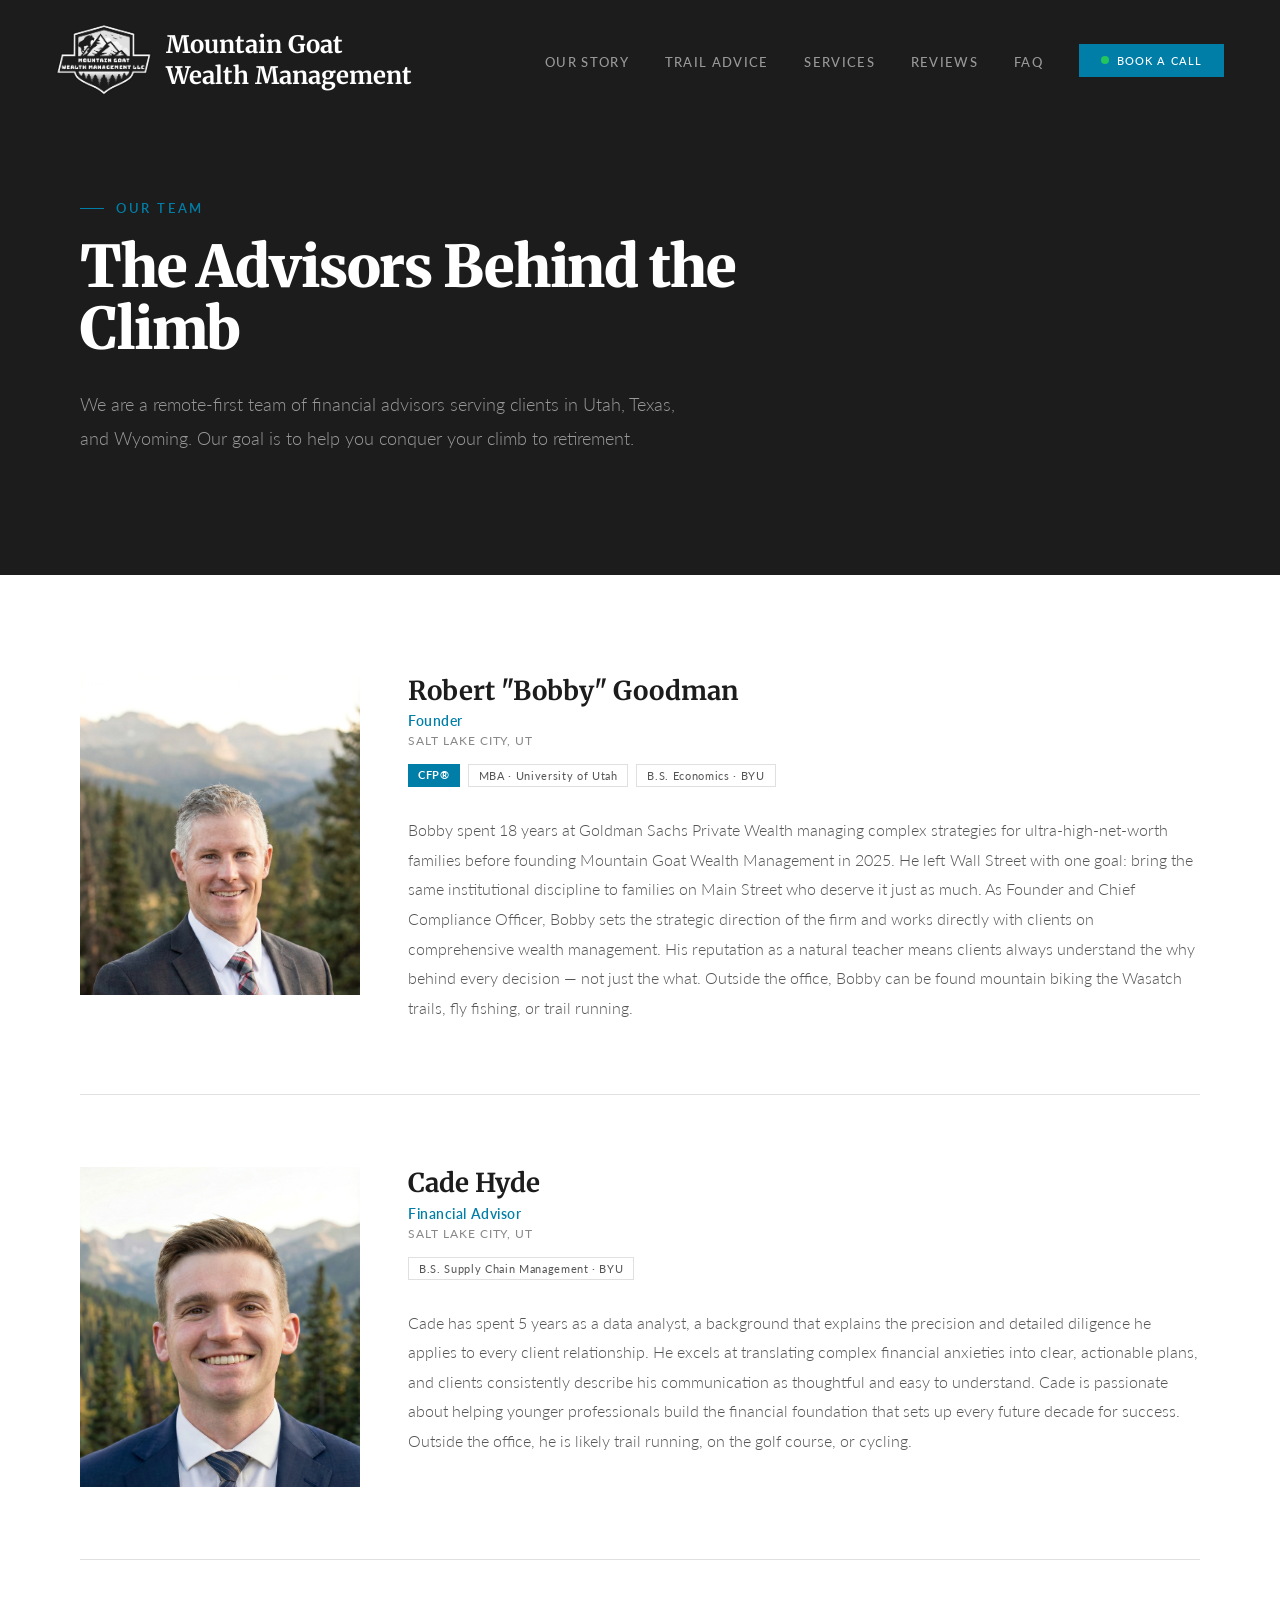
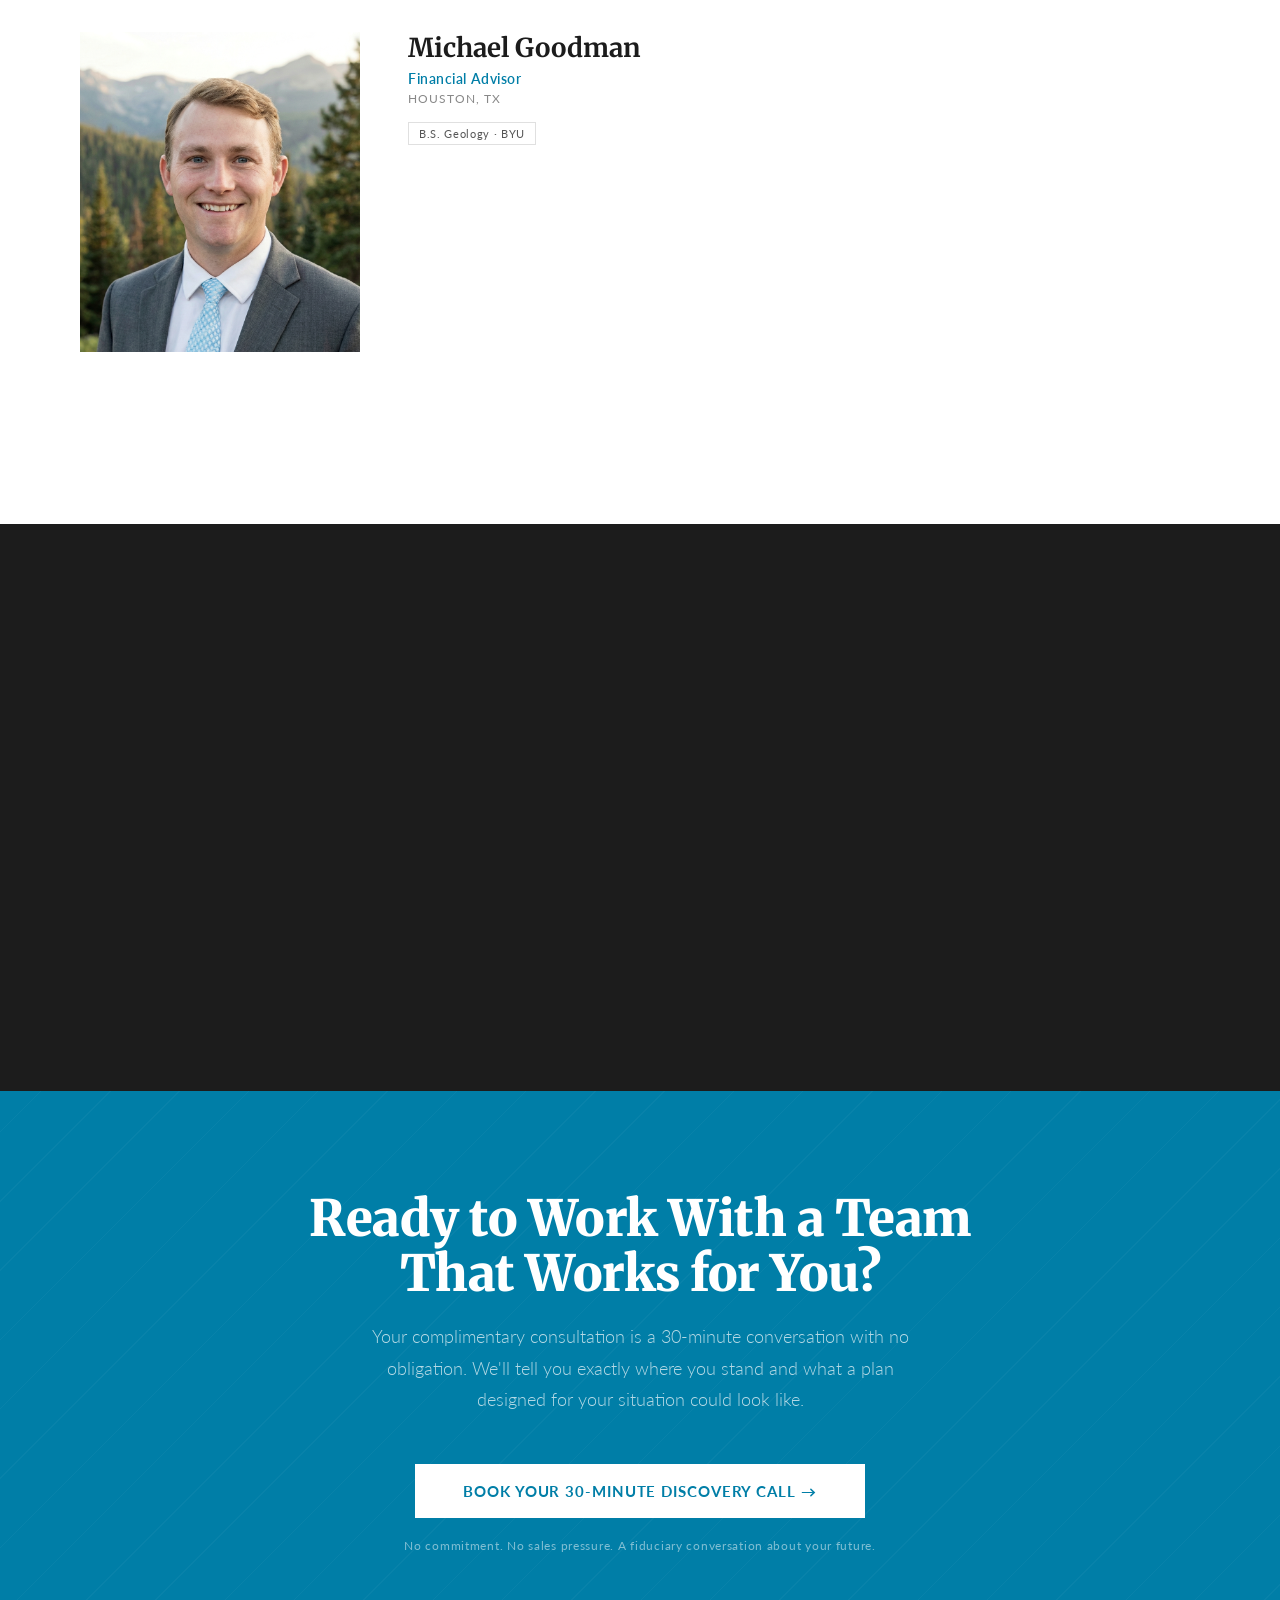
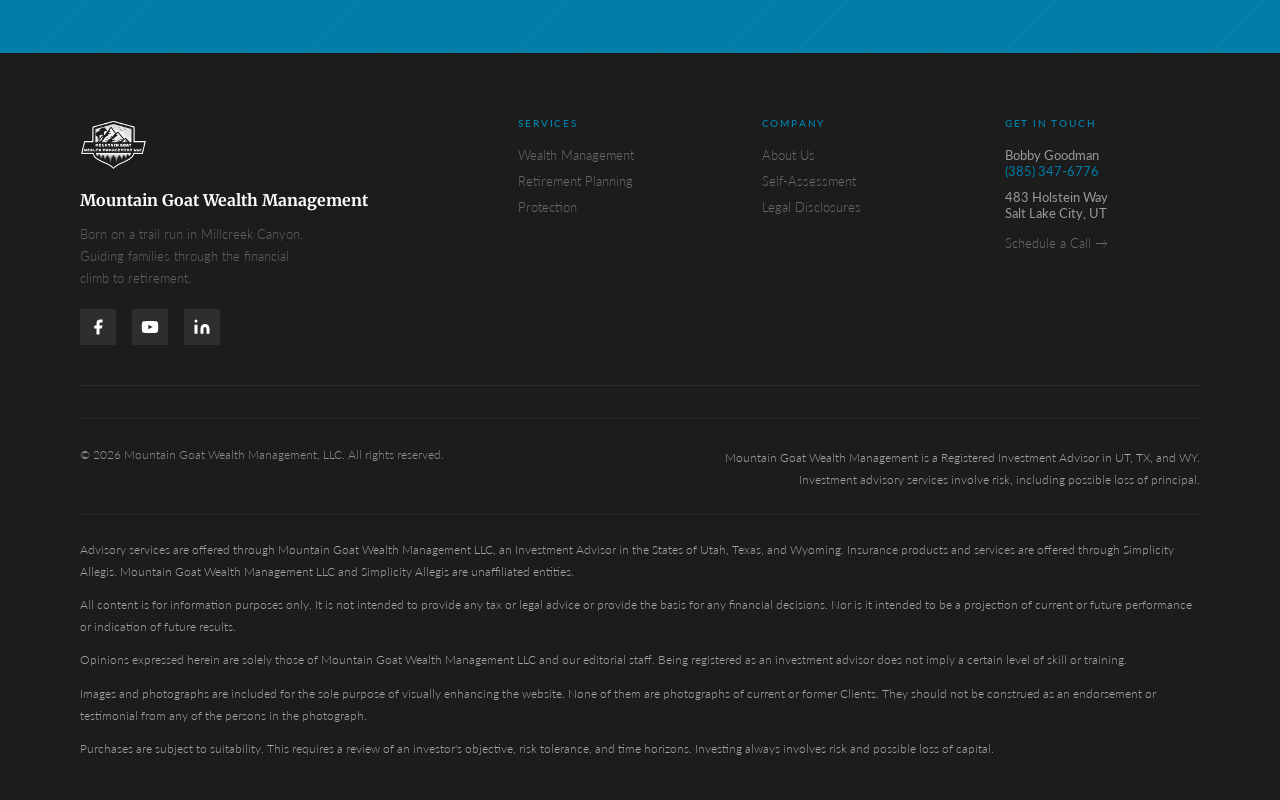
<file: about.html>
<!DOCTYPE html>
<html lang="en">
<head>
<meta charset="UTF-8">
<meta name="viewport" content="width=device-width, initial-scale=1.0">
<title>About Us — Mountain Goat Wealth Management</title>
  <meta name="description" content="Meet Bobby Goodman and the Mountain Goat Wealth Management team. 20+ years of combined experience, built on fiduciary principles and a Goldman Sachs foundation.">
  <meta property="og:title" content="About Us — Mountain Goat Wealth Management">
  <meta property="og:description" content="Meet Bobby Goodman and the Mountain Goat Wealth Management team. 20+ years of combined experience, built on fiduciary principles and a Goldman Sachs foundation.">
  <meta property="og:url" content="https://mountaingoatwealth.com/about">
  <meta property="og:type" content="website">
  <meta property="og:image" content="https://mountaingoatwealth.com/assets/images/og-image.png">
  <link rel="canonical" href="https://mountaingoatwealth.com/about">
<link rel="preconnect" href="https://fonts.googleapis.com">
<link href="https://fonts.googleapis.com/css2?family=Merriweather:wght@700&family=Lato:wght@300;400;600&display=swap" rel="stylesheet">
<style>
  *, *::before, *::after { box-sizing: border-box; margin: 0; padding: 0; }

  :root {
    --black:    #1c1c1c;
    --white:    #ffffff;
    --granite:  #b0bec5;
    --blue:     #007ea7;
    --blue-dk:  #005f7d;
    --blue-lt:  #2da0c4;
    --mist:     #e6f4f9;
    --bedrock:  #998b7d;
    --off-white:#f8f8f8;
    --gray-lt:  #f2f2f2;
    --gray-mid: #e0e0e0;
    --ink-mid:  #555555;
    --ink-lt:   #888888;
  }

  html { scroll-behavior: smooth; }
  body {
    font-family: 'Lato', sans-serif;
    background: var(--white);
    color: var(--black);
    overflow-x: hidden;
  }

  /* ── NAV ── */
  nav {
    position: fixed; top: 0; left: 0; right: 0; z-index: 100;
    display: flex; align-items: center; justify-content: space-between;
    padding: 20px 56px;
    background: var(--black);
    transition: padding 0.3s ease;
  }
  .nav-logo {
    display: flex; align-items: center; gap: 14px;
    text-decoration: none;
  }
  .nav-links { display: flex; gap: 36px; list-style: none; align-items: center; }
  .nav-links a {
    color: rgba(255,255,255,0.55);
    text-decoration: none;
    font-size: 13px; font-weight: 500;
    letter-spacing: 0.1em; text-transform: uppercase;
    transition: color 0.2s;
  }
  .nav-links a:hover { color: var(--white); }
  .nav-links a.active { color: var(--white); }
  .nav-cta {
    background: var(--blue) !important;
    color: var(--white) !important;
    padding: 10px 22px;
    font-size: 13px !important;
    letter-spacing: 0.08em !important;
    transition: background 0.2s !important;
  }
  .nav-cta:hover { background: var(--blue-dk) !important; }
  .nav-book {
    display: flex; align-items: center;
    background: var(--blue); color: #fff !important;
    padding: 10px 22px; font-size: 11px !important;
    text-transform: uppercase; letter-spacing: 0.1em;
    text-decoration: none; transition: background 0.2s !important;
  }
  .nav-book:hover { background: var(--blue-dk) !important; color: #fff !important; }
  .pulse-dot {
    display: inline-block; width: 8px; height: 8px;
    border-radius: 50%; background: #22c55e;
    margin-right: 8px; animation: pulse 2s infinite; flex-shrink: 0;
  }
  @keyframes pulse {
    0%, 100% { opacity: 1; transform: scale(1); }
    50% { opacity: 0.5; transform: scale(1.4); }
  }

  /* ── BUTTONS ── */
  .btn-blue {
    background: var(--blue); color: var(--white);
    padding: 17px 36px; text-decoration: none;
    font-weight: 600; font-size: 15px;
    letter-spacing: 0.06em; text-transform: uppercase;
    transition: background 0.2s, transform 0.15s;
    display: inline-block;
  }
  .btn-blue:hover { background: var(--blue-dk); transform: translateY(-1px); }
  .btn-white {
    background: var(--white); color: var(--blue);
    padding: 18px 48px; text-decoration: none;
    font-weight: 700; font-size: 15px;
    letter-spacing: 0.06em; text-transform: uppercase;
    transition: background 0.2s, transform 0.15s;
    display: inline-block; position: relative; z-index: 1;
  }
  .btn-white:hover { background: var(--mist); transform: translateY(-2px); }

  /* ── TYPOGRAPHY ── */
  h2 {
    font-family: 'Merriweather', serif;
    font-size: clamp(36px, 3.2vw, 44px);
    font-weight: 900; line-height: 1.1;
    color: var(--black); margin-bottom: 24px;
    letter-spacing: -0.01em;
  }
  h3 {
    font-size: clamp(26px, 2.2vw, 34px);
    font-weight: 700; line-height: 1.25;
  }
  .section-eyebrow {
    display: flex; align-items: center; gap: 12px;
    font-size: 13px; font-weight: 600; letter-spacing: 0.2em;
    text-transform: uppercase; color: var(--blue); margin-bottom: 20px;
  }
  .section-eyebrow span { display: block; width: 24px; height: 1px; background: var(--blue); }
  .body-text {
    font-size: 18px; line-height: 1.9;
    color: var(--ink-mid); font-weight: 300;
    margin-bottom: 20px;
  }
  .cta-sub {
    margin-top: 20px; font-size: 12px; color: rgba(255,255,255,0.5);
    position: relative; z-index: 1; letter-spacing: 0.06em;
  }

  /* ── HAMBURGER ── */
  .hamburger {
    display: none;
    flex-direction: column; justify-content: center; align-items: center;
    gap: 5px; width: 40px; height: 40px;
    background: none; border: none; cursor: pointer; padding: 4px; flex-shrink: 0;
  }
  .hamburger span {
    display: block; width: 24px; height: 2px;
    background: var(--white);
    transition: transform 0.3s ease, opacity 0.3s ease;
  }
  .hamburger.open span:nth-child(1) { transform: translateY(7px) rotate(45deg); }
  .hamburger.open span:nth-child(2) { opacity: 0; }
  .hamburger.open span:nth-child(3) { transform: translateY(-7px) rotate(-45deg); }

  /* ── PAGE HERO ── */
  #page-hero {
    background: var(--black);
    padding: 200px 80px 120px;
  }
  .page-hero-inner { max-width: 760px; }
  #page-hero .section-eyebrow { color: var(--blue); }
  #page-hero .section-eyebrow span { background: var(--blue); }
  #page-hero h1 {
    font-family: 'Merriweather', serif;
    font-size: clamp(40px, 4.5vw, 60px);
    font-weight: 900; line-height: 1.08;
    color: var(--white);
    letter-spacing: -0.02em;
    margin-bottom: 28px;
  }
  .page-hero-sub {
    font-size: 18px; line-height: 1.85;
    color: rgba(255,255,255,0.55);
    max-width: 620px; font-weight: 300;
  }

  /* ── ADVISOR BIOS ── */
  #bios {
    background: var(--white);
    padding: 100px 80px;
  }
  .bio-row {
    display: grid; grid-template-columns: 280px 1fr;
    gap: 48px; align-items: start;
    padding: 72px 0;
    border-top: 1px solid var(--gray-mid);
  }
  .bio-row:first-child { border-top: none; padding-top: 0; }
  .bio-photo {
    width: 280px; height: 320px;
    object-fit: cover; object-position: center top;
    display: block;
    filter: grayscale(10%) contrast(1.03);
    transition: filter 0.4s ease;
  }
  .bio-photo:hover { filter: grayscale(0%) contrast(1); }
  .bio-name {
    font-family: 'Merriweather', serif;
    font-size: 26px; font-weight: 700;
    color: var(--black); margin-bottom: 6px; line-height: 1.2;
  }
  .bio-title {
    font-size: 14px; font-weight: 600;
    color: var(--blue); letter-spacing: 0.04em;
    margin-bottom: 4px;
  }
  .bio-location {
    font-size: 12px; color: var(--ink-lt);
    text-transform: uppercase; letter-spacing: 0.08em;
    margin-bottom: 16px;
  }
  .bio-credentials {
    display: flex; flex-wrap: wrap; gap: 8px;
    margin-bottom: 28px;
  }
  .bio-cred {
    font-size: 11px; font-weight: 700;
    color: var(--white); background: var(--blue);
    padding: 4px 10px; letter-spacing: 0.06em;
  }
  .bio-cred.secondary {
    background: transparent;
    color: var(--ink-mid);
    border: 1px solid var(--gray-mid);
    font-weight: 400;
  }
  .bio-text {
    font-size: 16px; line-height: 1.85;
    color: var(--ink-mid); font-weight: 300;
  }

  /* ── FIDUCIARY ── */
  #fiduciary {
    background: var(--black);
    padding: 100px 80px;
  }
  #fiduciary .section-eyebrow { color: var(--blue); }
  #fiduciary .section-eyebrow span { background: var(--blue); }
  #fiduciary h2 { color: var(--white); max-width: 680px; margin-bottom: 64px; }
  .fid-grid {
    display: grid; grid-template-columns: repeat(3,1fr);
    gap: 48px;
  }
  .fid-col {
    border-top: 2px solid var(--blue);
    padding-top: 28px;
  }
  .fid-col h4 {
    font-family: 'Merriweather', serif;
    font-size: 17px; font-weight: 700;
    color: var(--white); margin-bottom: 16px; line-height: 1.35;
  }
  .fid-col p {
    font-size: 15px; line-height: 1.8;
    color: rgba(255,255,255,0.5); font-weight: 300;
  }

  /* ── ABOUT CTA ── */
  #about-cta {
    background: var(--blue); padding: 100px 80px;
    text-align: center; position: relative; overflow: hidden;
  }
  #about-cta::before {
    content: ''; position: absolute; inset: 0;
    background-image: repeating-linear-gradient(
      -45deg, transparent, transparent 48px,
      rgba(255,255,255,0.03) 48px, rgba(255,255,255,0.03) 49px
    );
  }
  #about-cta h2 {
    color: var(--white); max-width: 680px;
    margin: 0 auto 20px; font-size: clamp(32px,4vw,50px);
  }
  .about-cta-lead {
    font-size: 18px; color: rgba(255,255,255,0.7);
    max-width: 560px; margin: 0 auto 48px;
    font-weight: 300; line-height: 1.75;
    position: relative; z-index: 1;
  }

  /* ── FOOTER ── */
  footer { background: var(--black); padding: 64px 80px 40px; }
  .footer-top {
    display: grid; grid-template-columns: 2fr 1fr 1fr 1fr;
    gap: 48px; padding-bottom: 40px; margin-bottom: 32px;
    border-bottom: 1px solid rgba(255,255,255,0.07);
  }
  .footer-brand img { height: 56px; width: auto; margin-bottom: 14px; }
  .footer-brand-name {
    font-family: 'Merriweather', serif;
    font-size: 16px; font-weight: 700; color: var(--white); line-height: 1.3;
    margin-bottom: 12px;
  }
  .footer-tagline { font-family: 'Lato', sans-serif; font-weight: 300; color: rgba(255,255,255,0.3); font-size: 13px; line-height: 1.7; max-width: 240px; }
  .footer-col h5 {
    font-family: 'Lato', sans-serif; font-weight: 600;
    font-size: 10px; letter-spacing: 0.18em; text-transform: uppercase;
    color: var(--blue); margin-bottom: 18px;
  }
  .footer-col a {
    display: block; font-family: 'Lato', sans-serif; font-weight: 300;
    color: rgba(255,255,255,0.35); text-decoration: none;
    font-size: 13px; margin-bottom: 10px; transition: color 0.2s;
  }
  .footer-col a:hover { color: var(--white); }
  .footer-bottom { display: flex; justify-content: space-between; align-items: flex-start; gap: 40px; padding-top: 28px; border-top: 1px solid rgba(255,255,255,0.06); }
  .footer-copy { font-family: 'Lato', sans-serif; font-weight: 300; font-size: 12px; color: rgba(255,255,255,0.5); }
  .footer-ria { font-family: 'Lato', sans-serif; font-weight: 300; font-size: 12px; color: rgba(255,255,255,0.6); max-width: 500px; line-height: 1.8; text-align: right; }
  .footer-compliance {
    margin-top: 24px; padding-top: 24px;
    border-top: 1px solid rgba(255,255,255,0.05);
  }
  .footer-compliance p { font-family: 'Lato', sans-serif; font-weight: 300; color: rgba(255,255,255,0.6); font-size: 12px; line-height: 1.8; margin-bottom: 12px; }
  .footer-compliance p:last-child { margin-bottom: 0; }

  /* ── SCROLL REVEAL ── */
  .reveal { opacity: 0; transform: translateY(24px); transition: opacity 0.65s ease, transform 0.65s ease; }
  .reveal.in { opacity: 1; transform: none; }
  .d1 { transition-delay: 0.1s; }
  .d2 { transition-delay: 0.2s; }
  .d3 { transition-delay: 0.3s; }
  .d4 { transition-delay: 0.4s; }

  /* ── MOBILE ── */
  @media (max-width: 768px) {
    nav { padding: 16px 24px !important; }
    .nav-links {
      display: none;
      position: fixed; top: 72px; left: 0; right: 0;
      background: var(--black);
      flex-direction: column; gap: 0;
      border-top: 1px solid rgba(255,255,255,0.08);
      z-index: 99; list-style: none;
    }
    .nav-links.open { display: flex; }
    .nav-links li { border-bottom: 1px solid rgba(255,255,255,0.06); }
    .nav-links a {
      display: block; padding: 16px 24px;
      font-size: 13px; letter-spacing: 0.08em;
    }
    .nav-cta {
      margin: 12px 24px 20px !important;
      text-align: center; display: block;
      padding: 14px 22px !important;
    }
    .hamburger { display: flex; }

    #page-hero { padding: 140px 24px 80px; }
    .page-hero-sub { font-size: 15px; }

    #bios { padding: 64px 24px; }
    .bio-row { grid-template-columns: 1fr; gap: 32px; padding: 56px 0; }
    .bio-photo { width: 100%; height: 240px; }

    #fiduciary { padding: 80px 24px; }
    .fid-grid { grid-template-columns: 1fr; gap: 40px; }

    #about-cta { padding: 80px 24px; }
    #about-cta h2 { font-size: clamp(28px, 7vw, 42px); }
    .about-cta-lead { font-size: 15px; margin-bottom: 36px; }

    footer { padding: 48px 24px 32px; }
    .footer-top { grid-template-columns: 1fr 1fr; gap: 36px; }
    .footer-brand { grid-column: 1 / -1; }
    .footer-bottom { flex-direction: column; gap: 12px; }
    .footer-ria { text-align: left; max-width: 100%; }
  }

  @media (max-width: 520px) {
    .footer-top { grid-template-columns: 1fr; }
    .btn-white { padding: 16px 32px; font-size: 13px; }
  }
</style>
<!-- Google Analytics -->
<script async src="https://www.googletagmanager.com/gtag/js?id=G-ZBS25MC1MY"></script>
<script>
  window.dataLayer = window.dataLayer || [];
  function gtag(){dataLayer.push(arguments);}
  gtag('js', new Date());
  gtag('config', 'G-ZBS25MC1MY');
</script>

<!-- Google Ads -->
<script async src="https://www.googletagmanager.com/gtag/js?id=AW-17654251323"></script>
<script>
  window.dataLayer = window.dataLayer || [];
  function gtag(){dataLayer.push(arguments);}
  gtag('js', new Date());
  gtag('config', 'AW-17654251323');
</script>

<!-- Meta Pixel -->
<script>
!function(f,b,e,v,n,t,s)
{if(f.fbq)return;n=f.fbq=function(){n.callMethod?
n.callMethod.apply(n,arguments):n.queue.push(arguments)};
if(!f._fbq)f._fbq=n;n.push=n;n.loaded=!0;n.version='2.0';
n.queue=[];t=b.createElement(e);t.async=!0;
t.src=v;s=b.getElementsByTagName(e)[0];
s.parentNode.insertBefore(t,s)}(window, document,'script',
'https://connect.facebook.net/en_US/fbevents.js');
fbq('init', '1634340074520455');
fbq('track', 'PageView');
</script>
<noscript><img height="1" width="1" style="display:none"
src="https://www.facebook.com/tr?id=1634340074520455&ev=PageView&noscript=1"/></noscript>
<!-- End Meta Pixel -->
</head>
<body>

<!-- NAV -->
<nav id="mainnav">
  <a href="index.html" class="nav-logo">
    <img src="assets/images/logo-badge.svg" alt="Mountain Goat Wealth Management" style="height:80px;width:auto;">
    <div style="display:flex;flex-direction:column;justify-content:center;font-family:'Merriweather',serif;font-size:24px;font-weight:700;color:#fff;line-height:1.3;">
      <span>Mountain Goat</span>
      <span>Wealth Management</span>
    </div>
  </a>
  <button class="hamburger" id="hamburger" aria-label="Toggle menu" aria-expanded="false">
    <span></span><span></span><span></span>
  </button>
  <ul class="nav-links" id="navlinks">
    <li><a href="index.html#story">Our Story</a></li>
    <li><a href="index.html#trail-advice">Trail Advice</a></li>
    <li><a href="index.html#services">Services</a></li>
    <li><a href="index.html#testimonials">Reviews</a></li>
    <li><a href="index.html#faq">FAQ</a></li>
    <li><a href="https://calendar.google.com/appointments/schedules/AcZssZ2Itumu0vPe5NK-IMBgrQzZ22fO5GTi4Pp586J3Oe1Z0fZnhYVGNEHZu7pe5gnml8M1oyR7J0aP" class="nav-book" target="_blank" rel="noopener noreferrer"><span class="pulse-dot"></span>Book a Call</a></li>
  </ul>
</nav>

<!-- PAGE HERO -->
<section id="page-hero">
  <div class="page-hero-inner">
    <div class="section-eyebrow reveal"><span></span>Our Team</div>
    <h1 class="reveal d1">The Advisors Behind the Climb</h1>
    <p class="page-hero-sub reveal d2">We are a remote-first team of financial advisors serving clients in Utah, Texas, and Wyoming. Our goal is to help you conquer your climb to retirement.</p>
  </div>
</section>

<!-- ADVISOR BIOS -->
<section id="bios">

  <!-- Bobby -->
  <div class="bio-row">
    <div class="reveal">
      <img class="bio-photo" src="assets/images/headshot-bobby.png" alt="Robert Bobby Goodman">
    </div>
    <div>
      <div class="bio-name reveal">Robert "Bobby" Goodman</div>
      <div class="bio-title reveal">Founder</div>
      <div class="bio-location reveal">Salt Lake City, UT</div>
      <div class="bio-credentials reveal d1">
        <span class="bio-cred">CFP®</span>
        <span class="bio-cred secondary">MBA · University of Utah</span>
        <span class="bio-cred secondary">B.S. Economics · BYU</span>
      </div>
      <p class="bio-text reveal d2">Bobby spent 18 years at Goldman Sachs Private Wealth managing complex strategies for ultra-high-net-worth families before founding Mountain Goat Wealth Management in 2025. He left Wall Street with one goal: bring the same institutional discipline to families on Main Street who deserve it just as much. As Founder and Chief Compliance Officer, Bobby sets the strategic direction of the firm and works directly with clients on comprehensive wealth management. His reputation as a natural teacher means clients always understand the why behind every decision — not just the what. Outside the office, Bobby can be found mountain biking the Wasatch trails, fly fishing, or trail running.</p>
    </div>
  </div>

  <!-- Cade -->
  <div class="bio-row">
    <div class="reveal">
      <img class="bio-photo" src="assets/images/headshot-cade.png" alt="Cade Hyde">
    </div>
    <div>
      <div class="bio-name reveal">Cade Hyde</div>
      <div class="bio-title reveal">Financial Advisor</div>
      <div class="bio-location reveal">Salt Lake City, UT</div>
      <div class="bio-credentials reveal d1">
        <span class="bio-cred secondary">B.S. Supply Chain Management · BYU</span>
      </div>
      <p class="bio-text reveal d2">Cade has spent 5 years as a data analyst, a background that explains the precision and detailed diligence he applies to every client relationship. He excels at translating complex financial anxieties into clear, actionable plans, and clients consistently describe his communication as thoughtful and easy to understand. Cade is passionate about helping younger professionals build the financial foundation that sets up every future decade for success. Outside the office, he is likely trail running, on the golf course, or cycling.</p>
    </div>
  </div>

  <!-- Michael -->
  <div class="bio-row">
    <div class="reveal">
      <img class="bio-photo" src="assets/images/headshot-michael.png" alt="Michael Goodman">
    </div>
    <div>
      <div class="bio-name reveal">Michael Goodman</div>
      <div class="bio-title reveal">Financial Advisor</div>
      <div class="bio-location reveal">Houston, TX</div>
      <div class="bio-credentials reveal d1">
        <span class="bio-cred secondary">B.S. Geology · BYU</span>
      </div>
      <p class="bio-text reveal d2">Michael has spent years as a consultant managing oilfield remediation budgets and complex risk assessments. That experience guides the calm, methodical approach he now applies to wealth management. Based in Houston, Michael serves Mountain Goat's Texas clients with the same organized discipline he brought to large-scale environmental projects. He has a particular focus on helping clients in the energy industry navigate the unique financial complexities of their careers. Outside the office, Michael enjoys hiking, disc golf, and camping with his family.</p>
    </div>
  </div>

</section>

<!-- WHY FIDUCIARY -->
<section id="fiduciary">
  <div class="section-eyebrow reveal"><span></span>Why It Matters</div>
  <h2 class="reveal d1">What It Means to Have a Fiduciary in Your Corner</h2>
  <div class="fid-grid">
    <div class="fid-col reveal d1">
      <h4>We Put You First</h4>
      <p>A fiduciary is legally obligated to act in your best interest at all times, and not just ethically encouraged to. This is a binding standard, not a marketing claim.</p>
    </div>
    <div class="fid-col reveal d2">
      <h4>No Hidden Conflicts of Interest</h4>
      <p>We do not recommend a product because it pays us a higher commission. Every recommendation we make will genuinely serve your financial plan and your goals.</p>
    </div>
    <div class="fid-col reveal d3">
      <h4>Transparent, Candid Communication</h4>
      <p>You will always know exactly what we recommend, why we recommend it, and what it costs. No jargon, no fine print, no surprises.</p>
    </div>
  </div>
</section>

<!-- CTA -->
<section id="about-cta">
  <h2 class="reveal">Ready to Work With a Team That Works for You?</h2>
  <p class="about-cta-lead reveal d1">Your complimentary consultation is a 30-minute conversation with no obligation. We'll tell you exactly where you stand and what a plan designed for your situation could look like.</p>
  <a href="https://calendar.google.com/appointments/schedules/AcZssZ2Itumu0vPe5NK-IMBgrQzZ22fO5GTi4Pp586J3Oe1Z0fZnhYVGNEHZu7pe5gnml8M1oyR7J0aP" target="_blank" rel="noopener noreferrer" class="btn-white reveal d2">Book Your 30-Minute Discovery Call →</a>
  <p class="cta-sub reveal d3">No commitment. No sales pressure. A fiduciary conversation about your future.</p>
</section>

<!-- FOOTER -->
<footer>
  <div class="footer-top">
    <div class="footer-brand">
      <img src="assets/images/logo-badge.svg" alt="Mountain Goat Wealth Management" />
      <div class="footer-brand-name">Mountain Goat Wealth Management</div>
      <p class="footer-tagline">Born on a trail run in Millcreek Canyon. Guiding families through the financial climb to retirement.</p>
      <div style="display:flex;gap:16px;margin-top:20px;">
        <a href="https://www.facebook.com/MountainGoatWealthManagement" target="_blank" rel="noopener noreferrer" style="width:36px;height:36px;background:rgba(255,255,255,0.08);display:flex;align-items:center;justify-content:center;transition:background 0.2s;" onmouseover="this.style.background='rgba(255,255,255,0.18)'" onmouseout="this.style.background='rgba(255,255,255,0.08)'" aria-label="Facebook">
          <svg viewBox="0 0 24 24" width="18" height="18" fill="white"><path d="M18 2h-3a5 5 0 00-5 5v3H7v4h3v8h4v-8h3l1-4h-4V7a1 1 0 011-1h3z"/></svg>
        </a>
        <a href="https://www.youtube.com/@MountainGoatWM" target="_blank" rel="noopener noreferrer" style="width:36px;height:36px;background:rgba(255,255,255,0.08);display:flex;align-items:center;justify-content:center;transition:background 0.2s;" onmouseover="this.style.background='rgba(255,255,255,0.18)'" onmouseout="this.style.background='rgba(255,255,255,0.08)'" aria-label="YouTube">
          <svg viewBox="0 0 24 24" width="18" height="18" fill="white"><path d="M22.54 6.42a2.78 2.78 0 00-1.95-1.96C18.88 4 12 4 12 4s-6.88 0-8.59.46a2.78 2.78 0 00-1.95 1.96A29 29 0 001 12a29 29 0 00.46 5.58a2.78 2.78 0 001.95 1.96C5.12 20 12 20 12 20s6.88 0 8.59-.46a2.78 2.78 0 001.95-1.96A29 29 0 0023 12a29 29 0 00-.46-5.58zM9.75 15.02V8.98L15.5 12l-5.75 3.02z"/></svg>
        </a>
        <a href="https://www.linkedin.com/company/mountain-goat-wealth/" target="_blank" rel="noopener noreferrer" style="width:36px;height:36px;background:rgba(255,255,255,0.08);display:flex;align-items:center;justify-content:center;transition:background 0.2s;" onmouseover="this.style.background='rgba(255,255,255,0.18)'" onmouseout="this.style.background='rgba(255,255,255,0.08)'" aria-label="LinkedIn">
          <svg viewBox="0 0 24 24" width="18" height="18" fill="white"><path d="M16 8a6 6 0 016 6v7h-4v-7a2 2 0 00-2-2 2 2 0 00-2 2v7h-4v-7a6 6 0 016-6zM2 9h4v12H2z"/><circle cx="4" cy="4" r="2"/></svg>
        </a>
      </div>
    </div>
    <div class="footer-col">
      <h5>Services</h5>
      <a href="index.html#services">Wealth Management</a>
      <a href="index.html#services">Retirement Planning</a>
      <a href="index.html#services">Protection</a>
    </div>
    <div class="footer-col">
      <h5>Company</h5>
      <a href="about.html">About Us</a>
      <a href="index.html#leadmagnet">Self-Assessment</a>
      <a href="legal.html">Legal Disclosures</a>
    </div>
    <div class="footer-col">
      <h5>Get In Touch</h5>
      <div style="margin-bottom:14px;">
        <span style="font-family:'Lato',sans-serif;font-weight:400;color:rgba(255,255,255,0.55);font-size:13px;display:block;">Bobby Goodman</span>
        <a href="tel:3853476776" style="font-family:'Lato',sans-serif;font-weight:400;font-size:13px;color:#007ea7;text-decoration:none;display:block;">(385) 347-6776</a>
        <span style="font-family:'Lato',sans-serif;font-weight:400;color:rgba(255,255,255,0.55);font-size:13px;display:block;">483 Holstein Way</span>
        <span style="font-family:'Lato',sans-serif;font-weight:400;color:rgba(255,255,255,0.55);font-size:13px;display:block;">Salt Lake City, UT</span>
      </div>
      <a href="https://calendar.google.com/appointments/schedules/AcZssZ2Itumu0vPe5NK-IMBgrQzZ22fO5GTi4Pp586J3Oe1Z0fZnhYVGNEHZu7pe5gnml8M1oyR7J0aP" target="_blank" rel="noopener noreferrer">Schedule a Call →</a>
    </div>
  </div>
  <div class="footer-bottom">
    <span class="footer-copy">© 2026 Mountain Goat Wealth Management, LLC. All rights reserved.</span>
    <p class="footer-ria">Mountain Goat Wealth Management is a Registered Investment Advisor in UT, TX, and WY. Investment advisory services involve risk, including possible loss of principal.</p>
  </div>
  <div class="footer-compliance">
    <p>Advisory services are offered through Mountain Goat Wealth Management LLC, an Investment Advisor in the States of Utah, Texas, and Wyoming. Insurance products and services are offered through Simplicity Allegis. Mountain Goat Wealth Management LLC and Simplicity Allegis are unaffiliated entities.</p>
    <p>All content is for information purposes only. It is not intended to provide any tax or legal advice or provide the basis for any financial decisions. Nor is it intended to be a projection of current or future performance or indication of future results.</p>
    <p>Opinions expressed herein are solely those of Mountain Goat Wealth Management LLC and our editorial staff. Being registered as an investment advisor does not imply a certain level of skill or training.</p>
    <p>Images and photographs are included for the sole purpose of visually enhancing the website. None of them are photographs of current or former Clients. They should not be construed as an endorsement or testimonial from any of the persons in the photograph.</p>
    <p>Purchases are subject to suitability. This requires a review of an investor's objective, risk tolerance, and time horizons. Investing always involves risk and possible loss of capital.</p>
  </div>
</footer>

<script>
  const obs = new IntersectionObserver(entries => {
    entries.forEach(e => { if (e.isIntersecting) e.target.classList.add('in'); });
  }, { threshold: 0.1 });
  document.querySelectorAll('.reveal').forEach(el => obs.observe(el));

  const nav = document.getElementById('mainnav');
  window.addEventListener('scroll', () => {
    const mobile = window.innerWidth <= 768;
    const h = mobile ? '12px 24px' : (window.scrollY > 60 ? '14px 56px' : '20px 56px');
    nav.style.padding = h;
  });

  const hamburger = document.getElementById('hamburger');
  const navlinks = document.getElementById('navlinks');
  hamburger.addEventListener('click', () => {
    const open = hamburger.classList.toggle('open');
    navlinks.classList.toggle('open', open);
    hamburger.setAttribute('aria-expanded', open);
    document.body.style.overflow = open ? 'hidden' : '';
  });
  navlinks.querySelectorAll('a').forEach(a => {
    a.addEventListener('click', () => {
      hamburger.classList.remove('open');
      navlinks.classList.remove('open');
      hamburger.setAttribute('aria-expanded', 'false');
      document.body.style.overflow = '';
    });
  });
</script>
</body>
</html>
</file>
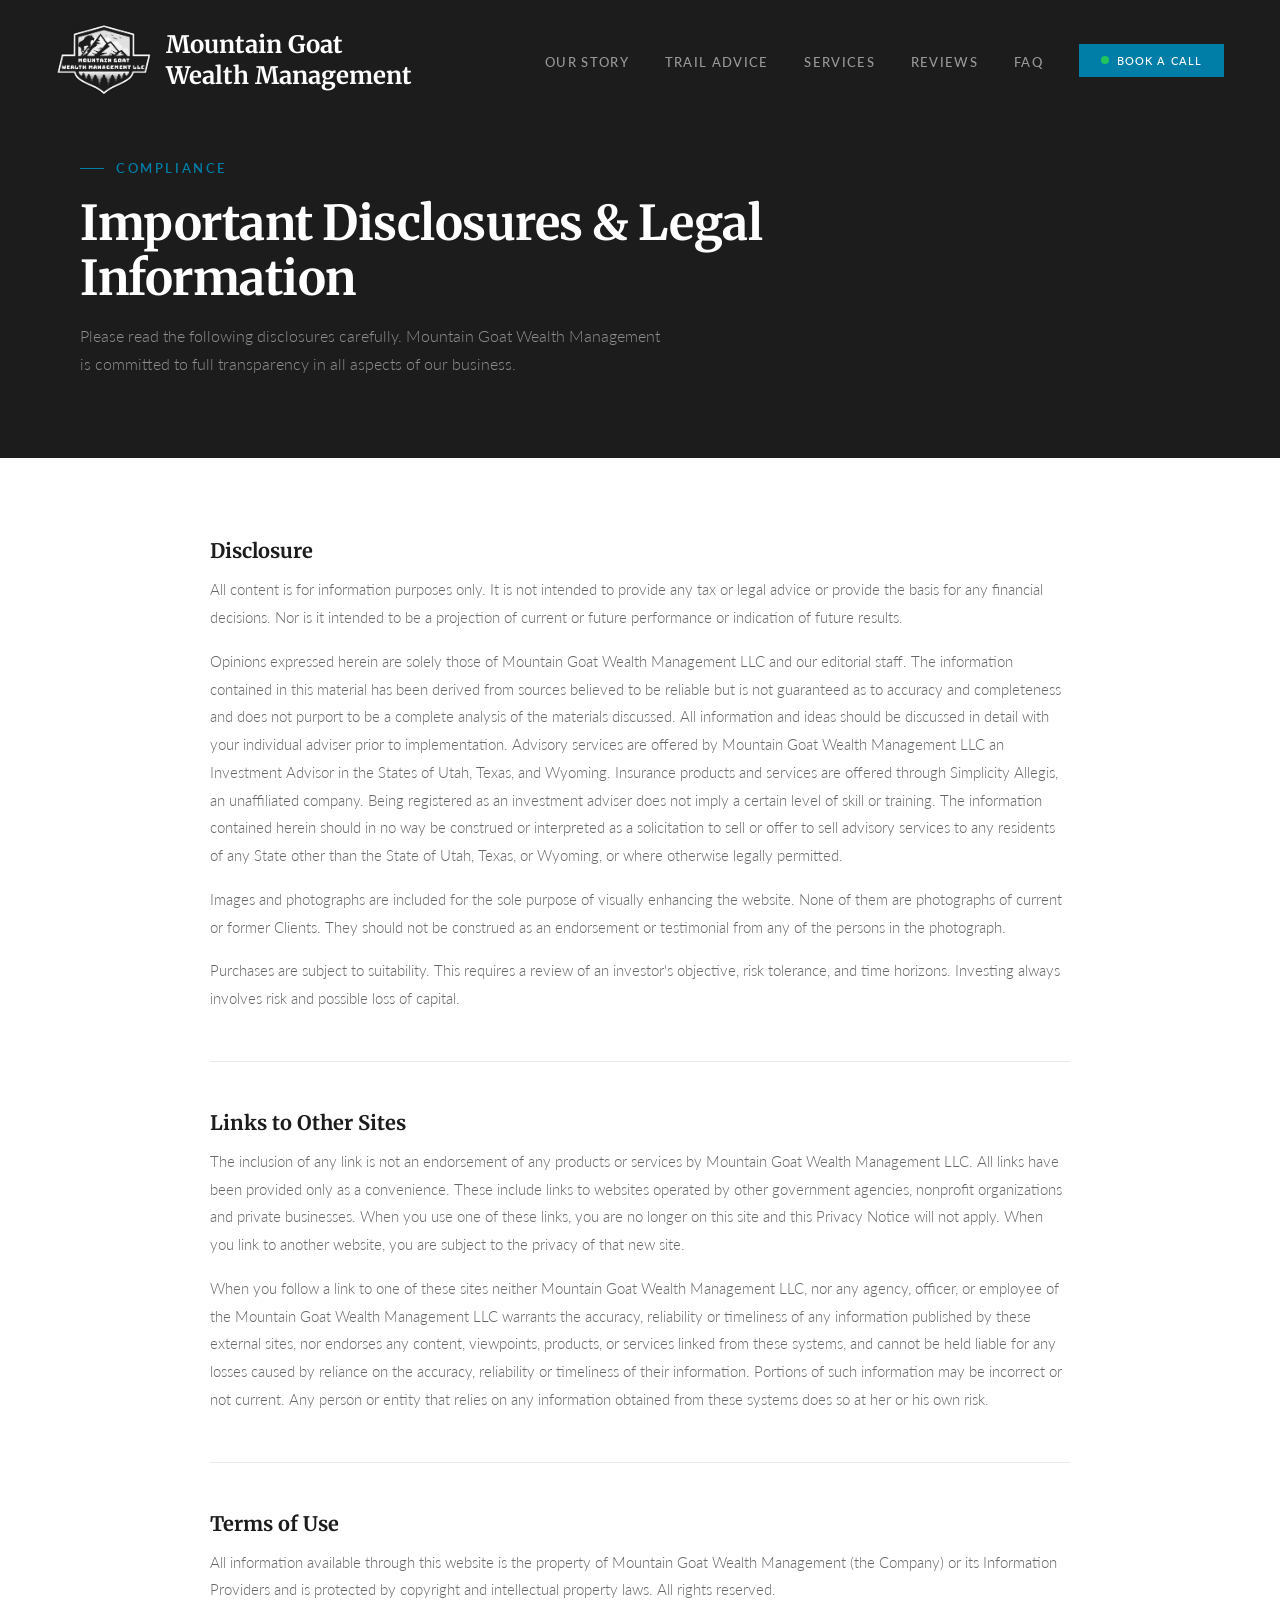
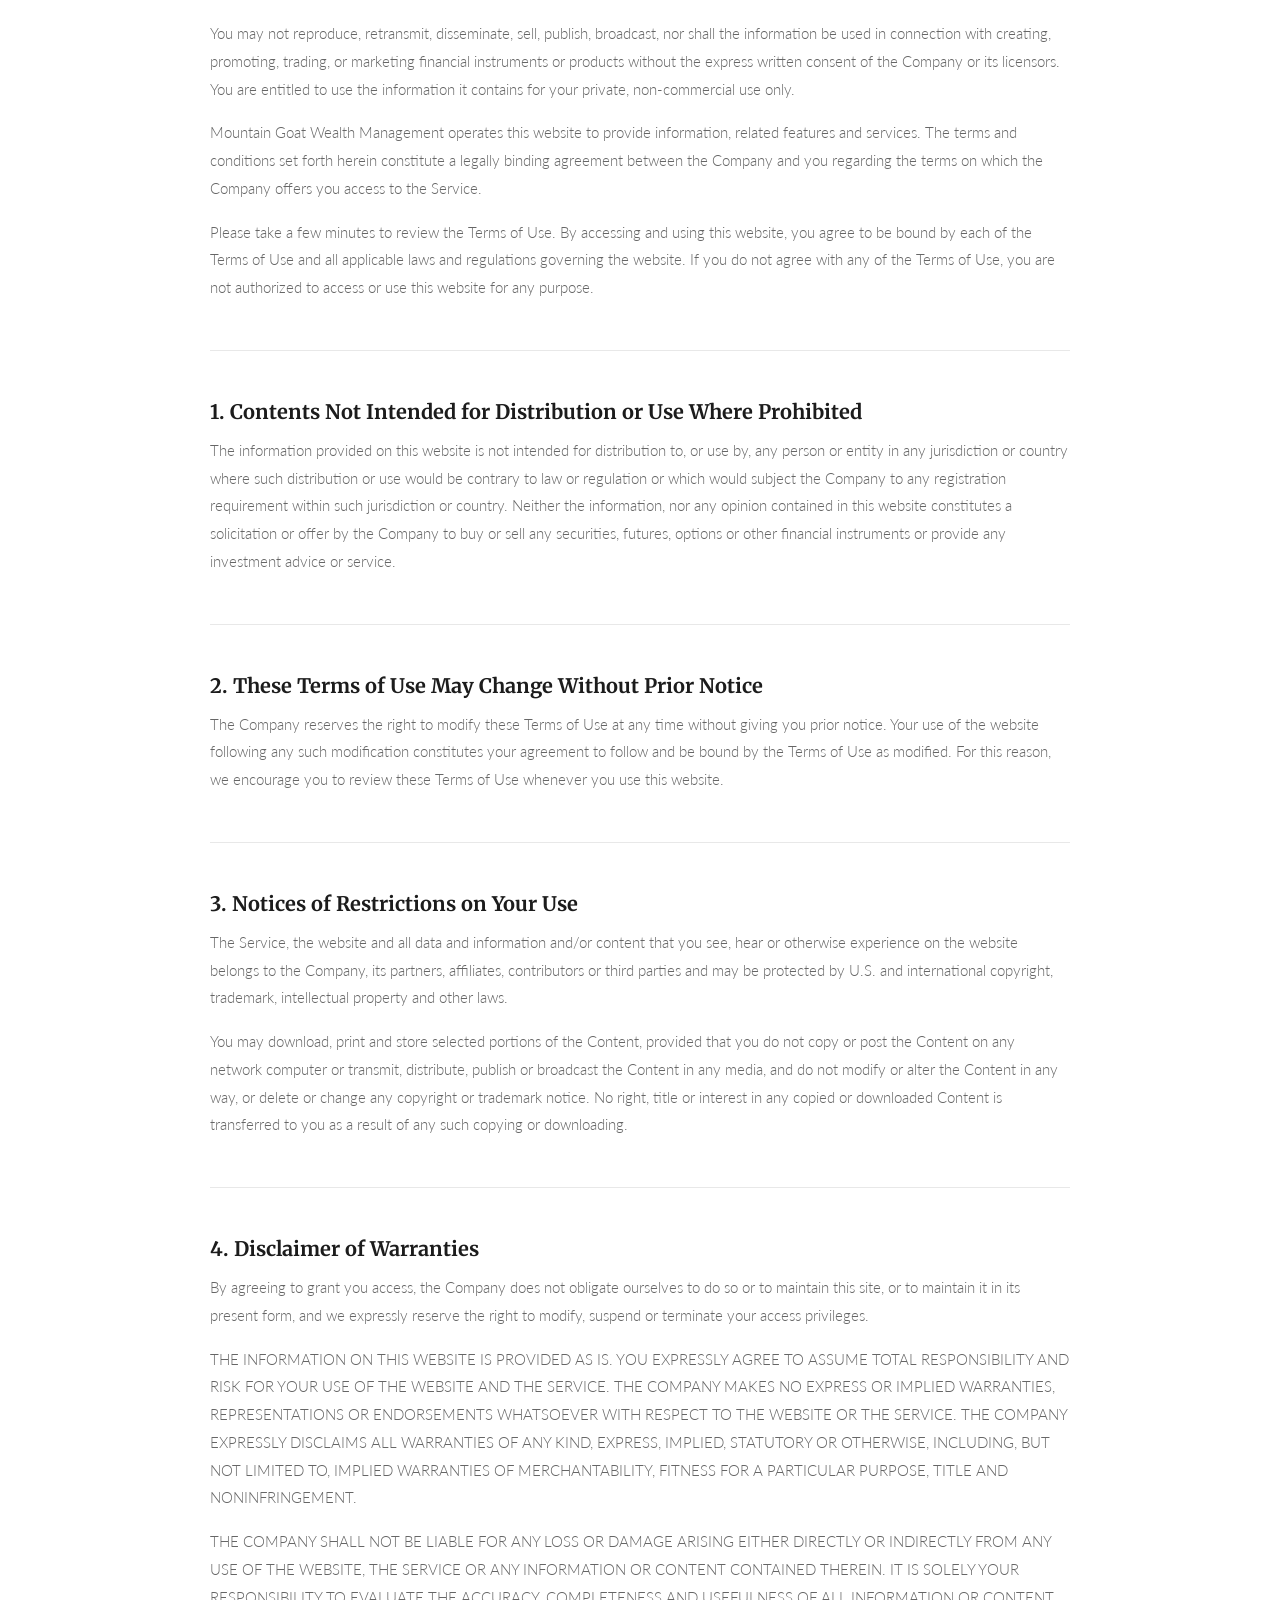
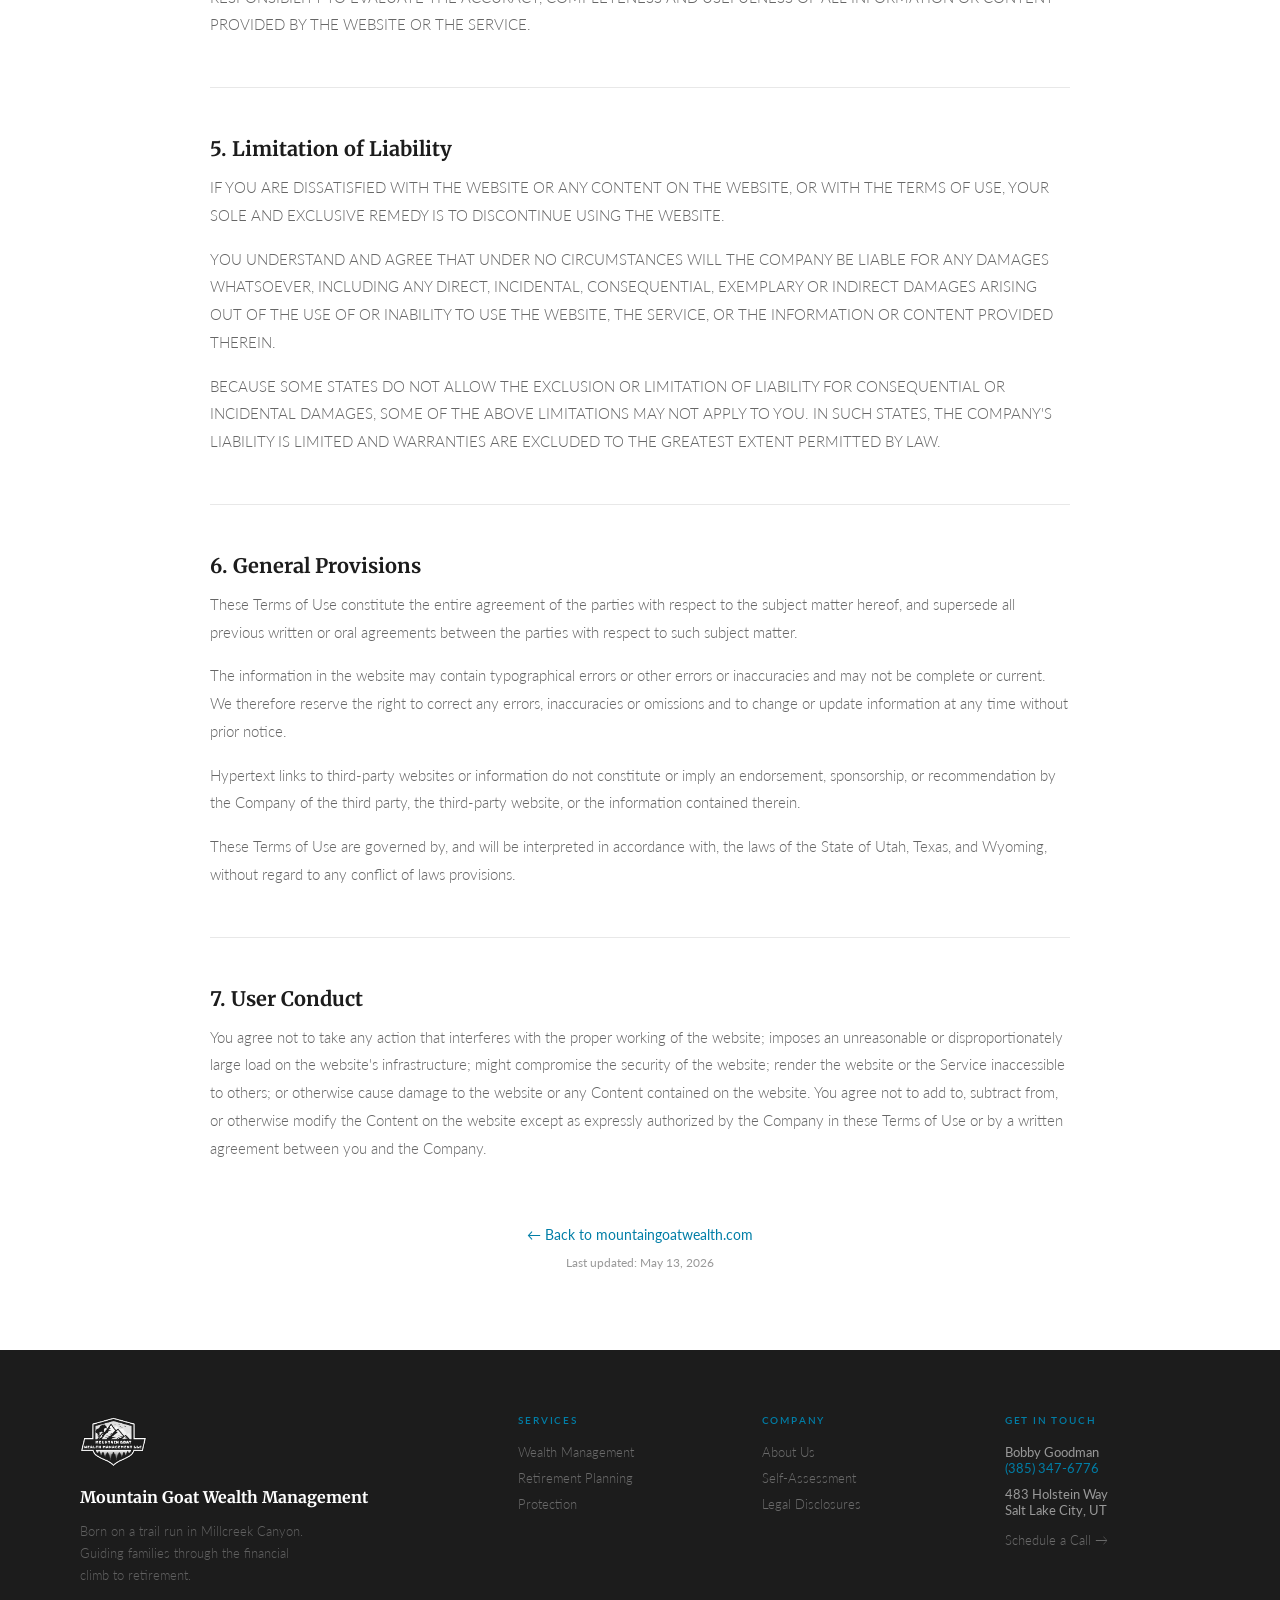
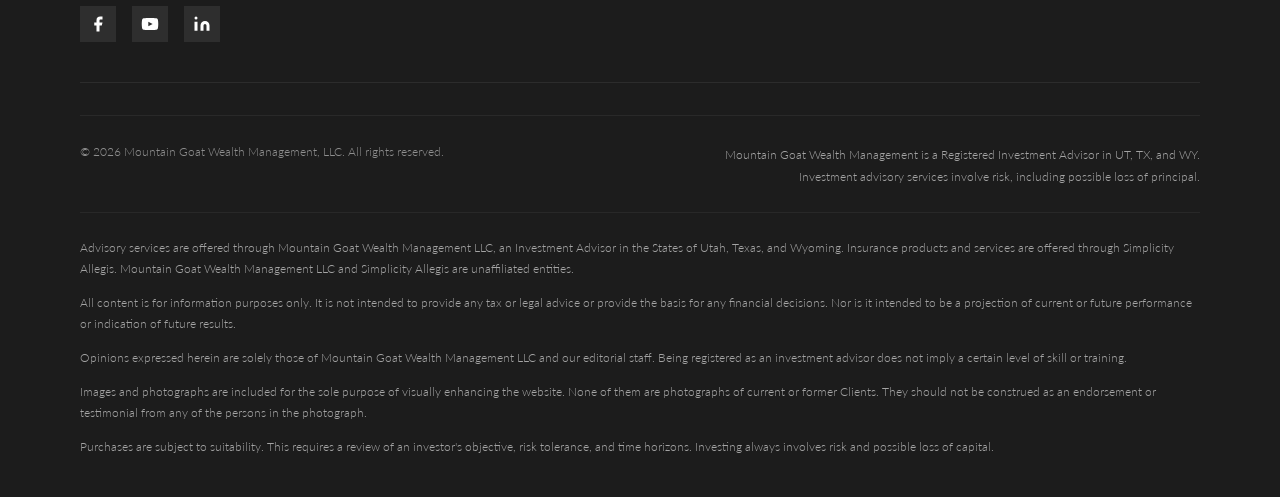
<file: legal.html>
<!DOCTYPE html>
<html lang="en">
<head>
<meta charset="UTF-8">
<meta name="viewport" content="width=device-width, initial-scale=1.0">
<title>Legal Disclosures — Mountain Goat Wealth Management</title>
<meta name="robots" content="noindex, nofollow">
  <meta name="description" content="Important legal disclosures and regulatory information for Mountain Goat Wealth Management LLC, a Registered Investment Advisor in Utah, Texas, and Wyoming.">
  <meta property="og:title" content="Legal Disclosures — Mountain Goat Wealth Management">
  <meta property="og:description" content="Important legal disclosures and regulatory information for Mountain Goat Wealth Management LLC, a Registered Investment Advisor in Utah, Texas, and Wyoming.">
  <meta property="og:url" content="https://mountaingoatwealth.com/legal">
  <meta property="og:type" content="website">
  <meta property="og:image" content="https://mountaingoatwealth.com/assets/images/og-image.png">
  <link rel="canonical" href="https://mountaingoatwealth.com/legal">
<link rel="preconnect" href="https://fonts.googleapis.com">
<link href="https://fonts.googleapis.com/css2?family=Merriweather:wght@700&family=Lato:wght@300;400;600&display=swap" rel="stylesheet">
<style>
  *, *::before, *::after { box-sizing: border-box; margin: 0; padding: 0; }

  :root {
    --black:    #1c1c1c;
    --white:    #ffffff;
    --granite:  #b0bec5;
    --blue:     #007ea7;
    --blue-dk:  #005f7d;
    --blue-lt:  #2da0c4;
    --mist:     #e6f4f9;
    --bedrock:  #998b7d;
    --off-white:#f8f8f8;
    --gray-lt:  #f2f2f2;
    --gray-mid: #e0e0e0;
    --ink-mid:  #555555;
    --ink-lt:   #888888;
  }

  html { scroll-behavior: smooth; }
  body {
    font-family: 'Lato', sans-serif;
    background: var(--white);
    color: var(--black);
    overflow-x: hidden;
  }

  /* ── NAV ── */
  nav {
    position: fixed; top: 0; left: 0; right: 0; z-index: 100;
    display: flex; align-items: center; justify-content: space-between;
    padding: 20px 56px;
    background: var(--black);
    transition: padding 0.3s ease;
  }
  .nav-logo {
    display: flex; align-items: center; gap: 14px;
    text-decoration: none;
  }
  .nav-links { display: flex; gap: 36px; list-style: none; align-items: center; }
  .nav-links a {
    color: rgba(255,255,255,0.55);
    text-decoration: none;
    font-size: 13px; font-weight: 500;
    letter-spacing: 0.1em; text-transform: uppercase;
    transition: color 0.2s;
  }
  .nav-links a:hover { color: var(--white); }
  .nav-cta {
    background: var(--blue) !important;
    color: var(--white) !important;
    padding: 10px 22px;
    font-size: 13px !important;
    letter-spacing: 0.08em !important;
    transition: background 0.2s !important;
  }
  .nav-cta:hover { background: var(--blue-dk) !important; }
  .nav-book {
    display: flex; align-items: center;
    background: var(--blue); color: #fff !important;
    padding: 10px 22px; font-size: 11px !important;
    text-transform: uppercase; letter-spacing: 0.1em;
    text-decoration: none; transition: background 0.2s !important;
  }
  .nav-book:hover { background: var(--blue-dk) !important; color: #fff !important; }
  .pulse-dot {
    display: inline-block; width: 8px; height: 8px;
    border-radius: 50%; background: #22c55e;
    margin-right: 8px; animation: pulse 2s infinite; flex-shrink: 0;
  }
  @keyframes pulse {
    0%, 100% { opacity: 1; transform: scale(1); }
    50% { opacity: 0.5; transform: scale(1.4); }
  }

  /* ── HAMBURGER ── */
  .hamburger {
    display: none;
    flex-direction: column; justify-content: center; align-items: center;
    gap: 5px; width: 40px; height: 40px;
    background: none; border: none; cursor: pointer; padding: 4px; flex-shrink: 0;
  }
  .hamburger span {
    display: block; width: 24px; height: 2px;
    background: var(--white);
    transition: transform 0.3s ease, opacity 0.3s ease;
  }
  .hamburger.open span:nth-child(1) { transform: translateY(7px) rotate(45deg); }
  .hamburger.open span:nth-child(2) { opacity: 0; }
  .hamburger.open span:nth-child(3) { transform: translateY(-7px) rotate(-45deg); }

  /* ── TYPOGRAPHY ── */
  .section-eyebrow {
    display: flex; align-items: center; gap: 12px;
    font-size: 13px; font-weight: 600; letter-spacing: 0.2em;
    text-transform: uppercase; color: var(--blue); margin-bottom: 20px;
  }
  .section-eyebrow span { display: block; width: 24px; height: 1px; background: var(--blue); }

  /* ── LEGAL HERO ── */
  #legal-hero {
    background: #1c1c1c;
    padding: 160px 80px 80px;
  }
  .legal-hero-inner { max-width: 760px; }
  #legal-hero .section-eyebrow { color: var(--blue); }
  #legal-hero .section-eyebrow span { background: var(--blue); }
  #legal-hero h1 {
    font-family: 'Merriweather', serif;
    font-size: clamp(32px, 4vw, 48px);
    font-weight: 700; line-height: 1.15;
    color: var(--white);
    letter-spacing: -0.01em;
    margin-bottom: 16px;
  }
  .legal-hero-sub {
    font-family: 'Lato', sans-serif;
    font-size: 16px; line-height: 1.75;
    color: rgba(255,255,255,0.5);
    max-width: 580px; font-weight: 300;
    margin-top: 16px;
  }

  /* ── LEGAL CONTENT ── */
  #legal-content {
    background: #ffffff;
    padding: 80px 80px;
  }
  .legal-inner {
    max-width: 860px;
    margin: 0 auto;
  }
  .legal-section {
    margin-top: 48px;
    padding-top: 48px;
    border-top: 1px solid #e8e8e8;
  }
  .legal-section:first-child {
    margin-top: 0;
    padding-top: 0;
    border-top: none;
  }
  .legal-section h2 {
    font-family: 'Merriweather', serif;
    font-size: 20px; font-weight: 700;
    color: #1c1c1c; line-height: 1.3;
    margin-bottom: 12px; letter-spacing: 0;
  }
  .legal-section p {
    font-family: 'Lato', sans-serif;
    font-size: 15px; line-height: 1.85;
    color: #666666; font-weight: 300;
    margin-bottom: 16px;
  }
  .legal-section p:last-child { margin-bottom: 0; }
  .legal-back {
    display: block;
    text-align: center;
    margin-top: 64px;
    font-family: 'Lato', sans-serif;
    font-size: 14px;
    color: var(--blue);
    text-decoration: none;
  }
  .legal-back:hover { text-decoration: underline; }
  .legal-updated {
    display: block;
    text-align: center;
    margin-top: 12px;
    font-family: 'Lato', sans-serif;
    font-size: 12px;
    color: #999999;
  }

  /* ── FOOTER ── */
  footer { background: var(--black); padding: 64px 80px 40px; }
  .footer-top {
    display: grid; grid-template-columns: 2fr 1fr 1fr 1fr;
    gap: 48px; padding-bottom: 40px; margin-bottom: 32px;
    border-bottom: 1px solid rgba(255,255,255,0.07);
  }
  .footer-brand img { height: 56px; width: auto; margin-bottom: 14px; }
  .footer-brand-name {
    font-family: 'Merriweather', serif;
    font-size: 16px; font-weight: 700; color: var(--white); line-height: 1.3;
    margin-bottom: 12px;
  }
  .footer-tagline { font-family: 'Lato', sans-serif; font-weight: 300; color: rgba(255,255,255,0.3); font-size: 13px; line-height: 1.7; max-width: 240px; }
  .footer-col h5 {
    font-family: 'Lato', sans-serif; font-weight: 600;
    font-size: 10px; letter-spacing: 0.18em; text-transform: uppercase;
    color: var(--blue); margin-bottom: 18px;
  }
  .footer-col a {
    display: block; font-family: 'Lato', sans-serif; font-weight: 300;
    color: rgba(255,255,255,0.35); text-decoration: none;
    font-size: 13px; margin-bottom: 10px; transition: color 0.2s;
  }
  .footer-col a:hover { color: var(--white); }
  .footer-bottom { display: flex; justify-content: space-between; align-items: flex-start; gap: 40px; padding-top: 28px; border-top: 1px solid rgba(255,255,255,0.06); }
  .footer-copy { font-family: 'Lato', sans-serif; font-weight: 300; font-size: 12px; color: rgba(255,255,255,0.5); }
  .footer-ria { font-family: 'Lato', sans-serif; font-weight: 300; font-size: 12px; color: rgba(255,255,255,0.6); max-width: 500px; line-height: 1.8; text-align: right; }
  .footer-compliance {
    margin-top: 24px; padding-top: 24px;
    border-top: 1px solid rgba(255,255,255,0.05);
  }
  .footer-compliance p { font-family: 'Lato', sans-serif; font-weight: 300; color: rgba(255,255,255,0.6); font-size: 12px; line-height: 1.8; margin-bottom: 12px; }
  .footer-compliance p:last-child { margin-bottom: 0; }

  /* ── SCROLL REVEAL ── */
  .reveal { opacity: 0; transform: translateY(24px); transition: opacity 0.65s ease, transform 0.65s ease; }
  .reveal.in { opacity: 1; transform: none; }
  .d1 { transition-delay: 0.1s; }
  .d2 { transition-delay: 0.2s; }

  /* ── MOBILE ── */
  @media (max-width: 768px) {
    nav { padding: 16px 24px !important; }
    .nav-links {
      display: none;
      position: fixed; top: 72px; left: 0; right: 0;
      background: var(--black);
      flex-direction: column; gap: 0;
      border-top: 1px solid rgba(255,255,255,0.08);
      z-index: 99; list-style: none;
    }
    .nav-links.open { display: flex; }
    .nav-links li { border-bottom: 1px solid rgba(255,255,255,0.06); }
    .nav-links a {
      display: block; padding: 16px 24px;
      font-size: 13px; letter-spacing: 0.08em;
    }
    .nav-cta {
      margin: 12px 24px 20px !important;
      text-align: center; display: block;
      padding: 14px 22px !important;
    }
    .hamburger { display: flex; }

    #legal-hero { padding: 120px 24px 64px; }
    #legal-content { padding: 56px 24px; }

    footer { padding: 48px 24px 32px; }
    .footer-top { grid-template-columns: 1fr 1fr; gap: 36px; }
    .footer-brand { grid-column: 1 / -1; }
    .footer-bottom { flex-direction: column; gap: 12px; }
    .footer-ria { text-align: left; max-width: 100%; }
  }

  @media (max-width: 520px) {
    .footer-top { grid-template-columns: 1fr; }
  }
</style>
<!-- Google Analytics -->
<script async src="https://www.googletagmanager.com/gtag/js?id=G-ZBS25MC1MY"></script>
<script>
  window.dataLayer = window.dataLayer || [];
  function gtag(){dataLayer.push(arguments);}
  gtag('js', new Date());
  gtag('config', 'G-ZBS25MC1MY');
</script>

<!-- Google Ads -->
<script async src="https://www.googletagmanager.com/gtag/js?id=AW-17654251323"></script>
<script>
  window.dataLayer = window.dataLayer || [];
  function gtag(){dataLayer.push(arguments);}
  gtag('js', new Date());
  gtag('config', 'AW-17654251323');
</script>

<!-- Meta Pixel -->
<script>
!function(f,b,e,v,n,t,s)
{if(f.fbq)return;n=f.fbq=function(){n.callMethod?
n.callMethod.apply(n,arguments):n.queue.push(arguments)};
if(!f._fbq)f._fbq=n;n.push=n;n.loaded=!0;n.version='2.0';
n.queue=[];t=b.createElement(e);t.async=!0;
t.src=v;s=b.getElementsByTagName(e)[0];
s.parentNode.insertBefore(t,s)}(window, document,'script',
'https://connect.facebook.net/en_US/fbevents.js');
fbq('init', '1634340074520455');
fbq('track', 'PageView');
</script>
<noscript><img height="1" width="1" style="display:none"
src="https://www.facebook.com/tr?id=1634340074520455&ev=PageView&noscript=1"/></noscript>
<!-- End Meta Pixel -->
</head>
<body>

<!-- NAV -->
<nav id="mainnav">
  <a href="index.html" class="nav-logo">
    <img src="assets/images/logo-badge.svg" alt="Mountain Goat Wealth Management" style="height:80px;width:auto;">
    <div style="display:flex;flex-direction:column;justify-content:center;font-family:'Merriweather',serif;font-size:24px;font-weight:700;color:#fff;line-height:1.3;">
      <span>Mountain Goat</span>
      <span>Wealth Management</span>
    </div>
  </a>
  <button class="hamburger" id="hamburger" aria-label="Toggle menu" aria-expanded="false">
    <span></span><span></span><span></span>
  </button>
  <ul class="nav-links" id="navlinks">
    <li><a href="index.html#story">Our Story</a></li>
    <li><a href="index.html#trail-advice">Trail Advice</a></li>
    <li><a href="index.html#services">Services</a></li>
    <li><a href="index.html#testimonials">Reviews</a></li>
    <li><a href="index.html#faq">FAQ</a></li>
    <li><a href="https://calendar.google.com/appointments/schedules/AcZssZ2Itumu0vPe5NK-IMBgrQzZ22fO5GTi4Pp586J3Oe1Z0fZnhYVGNEHZu7pe5gnml8M1oyR7J0aP" class="nav-book" target="_blank" rel="noopener noreferrer"><span class="pulse-dot"></span>Book a Call</a></li>
  </ul>
</nav>

<!-- LEGAL HERO -->
<section id="legal-hero">
  <div class="legal-hero-inner">
    <div class="section-eyebrow reveal"><span></span>Compliance</div>
    <h1 class="reveal d1">Important Disclosures &amp; Legal Information</h1>
    <p class="legal-hero-sub reveal d2">Please read the following disclosures carefully. Mountain Goat Wealth Management is committed to full transparency in all aspects of our business.</p>
  </div>
</section>

<!-- LEGAL CONTENT -->
<section id="legal-content">
  <div class="legal-inner">

    <div class="legal-section">
      <h2>Disclosure</h2>
      <p>All content is for information purposes only. It is not intended to provide any tax or legal advice or provide the basis for any financial decisions. Nor is it intended to be a projection of current or future performance or indication of future results.</p>
      <p>Opinions expressed herein are solely those of Mountain Goat Wealth Management LLC and our editorial staff. The information contained in this material has been derived from sources believed to be reliable but is not guaranteed as to accuracy and completeness and does not purport to be a complete analysis of the materials discussed. All information and ideas should be discussed in detail with your individual adviser prior to implementation. Advisory services are offered by Mountain Goat Wealth Management LLC an Investment Advisor in the States of Utah, Texas, and Wyoming. Insurance products and services are offered through Simplicity Allegis, an unaffiliated company. Being registered as an investment adviser does not imply a certain level of skill or training. The information contained herein should in no way be construed or interpreted as a solicitation to sell or offer to sell advisory services to any residents of any State other than the State of Utah, Texas, or Wyoming, or where otherwise legally permitted.</p>
      <p>Images and photographs are included for the sole purpose of visually enhancing the website. None of them are photographs of current or former Clients. They should not be construed as an endorsement or testimonial from any of the persons in the photograph.</p>
      <p>Purchases are subject to suitability. This requires a review of an investor's objective, risk tolerance, and time horizons. Investing always involves risk and possible loss of capital.</p>
    </div>

    <div class="legal-section">
      <h2>Links to Other Sites</h2>
      <p>The inclusion of any link is not an endorsement of any products or services by Mountain Goat Wealth Management LLC. All links have been provided only as a convenience. These include links to websites operated by other government agencies, nonprofit organizations and private businesses. When you use one of these links, you are no longer on this site and this Privacy Notice will not apply. When you link to another website, you are subject to the privacy of that new site.</p>
      <p>When you follow a link to one of these sites neither Mountain Goat Wealth Management LLC, nor any agency, officer, or employee of the Mountain Goat Wealth Management LLC warrants the accuracy, reliability or timeliness of any information published by these external sites, nor endorses any content, viewpoints, products, or services linked from these systems, and cannot be held liable for any losses caused by reliance on the accuracy, reliability or timeliness of their information. Portions of such information may be incorrect or not current. Any person or entity that relies on any information obtained from these systems does so at her or his own risk.</p>
    </div>

    <div class="legal-section">
      <h2>Terms of Use</h2>
      <p>All information available through this website is the property of Mountain Goat Wealth Management (the Company) or its Information Providers and is protected by copyright and intellectual property laws. All rights reserved.</p>
      <p>You may not reproduce, retransmit, disseminate, sell, publish, broadcast, nor shall the information be used in connection with creating, promoting, trading, or marketing financial instruments or products without the express written consent of the Company or its licensors. You are entitled to use the information it contains for your private, non-commercial use only.</p>
      <p>Mountain Goat Wealth Management operates this website to provide information, related features and services. The terms and conditions set forth herein constitute a legally binding agreement between the Company and you regarding the terms on which the Company offers you access to the Service.</p>
      <p>Please take a few minutes to review the Terms of Use. By accessing and using this website, you agree to be bound by each of the Terms of Use and all applicable laws and regulations governing the website. If you do not agree with any of the Terms of Use, you are not authorized to access or use this website for any purpose.</p>
    </div>

    <div class="legal-section">
      <h2>1. Contents Not Intended for Distribution or Use Where Prohibited</h2>
      <p>The information provided on this website is not intended for distribution to, or use by, any person or entity in any jurisdiction or country where such distribution or use would be contrary to law or regulation or which would subject the Company to any registration requirement within such jurisdiction or country. Neither the information, nor any opinion contained in this website constitutes a solicitation or offer by the Company to buy or sell any securities, futures, options or other financial instruments or provide any investment advice or service.</p>
    </div>

    <div class="legal-section">
      <h2>2. These Terms of Use May Change Without Prior Notice</h2>
      <p>The Company reserves the right to modify these Terms of Use at any time without giving you prior notice. Your use of the website following any such modification constitutes your agreement to follow and be bound by the Terms of Use as modified. For this reason, we encourage you to review these Terms of Use whenever you use this website.</p>
    </div>

    <div class="legal-section">
      <h2>3. Notices of Restrictions on Your Use</h2>
      <p>The Service, the website and all data and information and/or content that you see, hear or otherwise experience on the website belongs to the Company, its partners, affiliates, contributors or third parties and may be protected by U.S. and international copyright, trademark, intellectual property and other laws.</p>
      <p>You may download, print and store selected portions of the Content, provided that you do not copy or post the Content on any network computer or transmit, distribute, publish or broadcast the Content in any media, and do not modify or alter the Content in any way, or delete or change any copyright or trademark notice. No right, title or interest in any copied or downloaded Content is transferred to you as a result of any such copying or downloading.</p>
    </div>

    <div class="legal-section">
      <h2>4. Disclaimer of Warranties</h2>
      <p>By agreeing to grant you access, the Company does not obligate ourselves to do so or to maintain this site, or to maintain it in its present form, and we expressly reserve the right to modify, suspend or terminate your access privileges.</p>
      <p>THE INFORMATION ON THIS WEBSITE IS PROVIDED AS IS. YOU EXPRESSLY AGREE TO ASSUME TOTAL RESPONSIBILITY AND RISK FOR YOUR USE OF THE WEBSITE AND THE SERVICE. THE COMPANY MAKES NO EXPRESS OR IMPLIED WARRANTIES, REPRESENTATIONS OR ENDORSEMENTS WHATSOEVER WITH RESPECT TO THE WEBSITE OR THE SERVICE. THE COMPANY EXPRESSLY DISCLAIMS ALL WARRANTIES OF ANY KIND, EXPRESS, IMPLIED, STATUTORY OR OTHERWISE, INCLUDING, BUT NOT LIMITED TO, IMPLIED WARRANTIES OF MERCHANTABILITY, FITNESS FOR A PARTICULAR PURPOSE, TITLE AND NONINFRINGEMENT.</p>
      <p>THE COMPANY SHALL NOT BE LIABLE FOR ANY LOSS OR DAMAGE ARISING EITHER DIRECTLY OR INDIRECTLY FROM ANY USE OF THE WEBSITE, THE SERVICE OR ANY INFORMATION OR CONTENT CONTAINED THEREIN. IT IS SOLELY YOUR RESPONSIBILITY TO EVALUATE THE ACCURACY, COMPLETENESS AND USEFULNESS OF ALL INFORMATION OR CONTENT PROVIDED BY THE WEBSITE OR THE SERVICE.</p>
    </div>

    <div class="legal-section">
      <h2>5. Limitation of Liability</h2>
      <p>IF YOU ARE DISSATISFIED WITH THE WEBSITE OR ANY CONTENT ON THE WEBSITE, OR WITH THE TERMS OF USE, YOUR SOLE AND EXCLUSIVE REMEDY IS TO DISCONTINUE USING THE WEBSITE.</p>
      <p>YOU UNDERSTAND AND AGREE THAT UNDER NO CIRCUMSTANCES WILL THE COMPANY BE LIABLE FOR ANY DAMAGES WHATSOEVER, INCLUDING ANY DIRECT, INCIDENTAL, CONSEQUENTIAL, EXEMPLARY OR INDIRECT DAMAGES ARISING OUT OF THE USE OF OR INABILITY TO USE THE WEBSITE, THE SERVICE, OR THE INFORMATION OR CONTENT PROVIDED THEREIN.</p>
      <p>BECAUSE SOME STATES DO NOT ALLOW THE EXCLUSION OR LIMITATION OF LIABILITY FOR CONSEQUENTIAL OR INCIDENTAL DAMAGES, SOME OF THE ABOVE LIMITATIONS MAY NOT APPLY TO YOU. IN SUCH STATES, THE COMPANY'S LIABILITY IS LIMITED AND WARRANTIES ARE EXCLUDED TO THE GREATEST EXTENT PERMITTED BY LAW.</p>
    </div>

    <div class="legal-section">
      <h2>6. General Provisions</h2>
      <p>These Terms of Use constitute the entire agreement of the parties with respect to the subject matter hereof, and supersede all previous written or oral agreements between the parties with respect to such subject matter.</p>
      <p>The information in the website may contain typographical errors or other errors or inaccuracies and may not be complete or current. We therefore reserve the right to correct any errors, inaccuracies or omissions and to change or update information at any time without prior notice.</p>
      <p>Hypertext links to third-party websites or information do not constitute or imply an endorsement, sponsorship, or recommendation by the Company of the third party, the third-party website, or the information contained therein.</p>
      <p>These Terms of Use are governed by, and will be interpreted in accordance with, the laws of the State of Utah, Texas, and Wyoming, without regard to any conflict of laws provisions.</p>
    </div>

    <div class="legal-section">
      <h2>7. User Conduct</h2>
      <p>You agree not to take any action that interferes with the proper working of the website; imposes an unreasonable or disproportionately large load on the website's infrastructure; might compromise the security of the website; render the website or the Service inaccessible to others; or otherwise cause damage to the website or any Content contained on the website. You agree not to add to, subtract from, or otherwise modify the Content on the website except as expressly authorized by the Company in these Terms of Use or by a written agreement between you and the Company.</p>
    </div>

    <a href="index.html" class="legal-back">← Back to mountaingoatwealth.com</a>
    <span class="legal-updated">Last updated: May 13, 2026</span>

  </div>
</section>

<!-- FOOTER -->
<footer>
  <div class="footer-top">
    <div class="footer-brand">
      <img src="assets/images/logo-badge.svg" alt="Mountain Goat Wealth Management" />
      <div class="footer-brand-name">Mountain Goat Wealth Management</div>
      <p class="footer-tagline">Born on a trail run in Millcreek Canyon. Guiding families through the financial climb to retirement.</p>
      <div style="display:flex;gap:16px;margin-top:20px;">
        <a href="https://www.facebook.com/MountainGoatWealthManagement" target="_blank" rel="noopener noreferrer" style="width:36px;height:36px;background:rgba(255,255,255,0.08);display:flex;align-items:center;justify-content:center;transition:background 0.2s;" onmouseover="this.style.background='rgba(255,255,255,0.18)'" onmouseout="this.style.background='rgba(255,255,255,0.08)'" aria-label="Facebook">
          <svg viewBox="0 0 24 24" width="18" height="18" fill="white"><path d="M18 2h-3a5 5 0 00-5 5v3H7v4h3v8h4v-8h3l1-4h-4V7a1 1 0 011-1h3z"/></svg>
        </a>
        <a href="https://www.youtube.com/@MountainGoatWM" target="_blank" rel="noopener noreferrer" style="width:36px;height:36px;background:rgba(255,255,255,0.08);display:flex;align-items:center;justify-content:center;transition:background 0.2s;" onmouseover="this.style.background='rgba(255,255,255,0.18)'" onmouseout="this.style.background='rgba(255,255,255,0.08)'" aria-label="YouTube">
          <svg viewBox="0 0 24 24" width="18" height="18" fill="white"><path d="M22.54 6.42a2.78 2.78 0 00-1.95-1.96C18.88 4 12 4 12 4s-6.88 0-8.59.46a2.78 2.78 0 00-1.95 1.96A29 29 0 001 12a29 29 0 00.46 5.58a2.78 2.78 0 001.95 1.96C5.12 20 12 20 12 20s6.88 0 8.59-.46a2.78 2.78 0 001.95-1.96A29 29 0 0023 12a29 29 0 00-.46-5.58zM9.75 15.02V8.98L15.5 12l-5.75 3.02z"/></svg>
        </a>
        <a href="https://www.linkedin.com/company/mountain-goat-wealth/" target="_blank" rel="noopener noreferrer" style="width:36px;height:36px;background:rgba(255,255,255,0.08);display:flex;align-items:center;justify-content:center;transition:background 0.2s;" onmouseover="this.style.background='rgba(255,255,255,0.18)'" onmouseout="this.style.background='rgba(255,255,255,0.08)'" aria-label="LinkedIn">
          <svg viewBox="0 0 24 24" width="18" height="18" fill="white"><path d="M16 8a6 6 0 016 6v7h-4v-7a2 2 0 00-2-2 2 2 0 00-2 2v7h-4v-7a6 6 0 016-6zM2 9h4v12H2z"/><circle cx="4" cy="4" r="2"/></svg>
        </a>
      </div>
    </div>
    <div class="footer-col">
      <h5>Services</h5>
      <a href="index.html#services">Wealth Management</a>
      <a href="index.html#services">Retirement Planning</a>
      <a href="index.html#services">Protection</a>
    </div>
    <div class="footer-col">
      <h5>Company</h5>
      <a href="about.html">About Us</a>
      <a href="index.html#leadmagnet">Self-Assessment</a>
      <a href="legal.html">Legal Disclosures</a>
    </div>
    <div class="footer-col">
      <h5>Get In Touch</h5>
      <div style="margin-bottom:14px;">
        <span style="font-family:'Lato',sans-serif;font-weight:400;color:rgba(255,255,255,0.55);font-size:13px;display:block;">Bobby Goodman</span>
        <a href="tel:3853476776" style="font-family:'Lato',sans-serif;font-weight:400;font-size:13px;color:#007ea7;text-decoration:none;display:block;">(385) 347-6776</a>
        <span style="font-family:'Lato',sans-serif;font-weight:400;color:rgba(255,255,255,0.55);font-size:13px;display:block;">483 Holstein Way</span>
        <span style="font-family:'Lato',sans-serif;font-weight:400;color:rgba(255,255,255,0.55);font-size:13px;display:block;">Salt Lake City, UT</span>
      </div>
      <a href="https://calendar.google.com/appointments/schedules/AcZssZ2Itumu0vPe5NK-IMBgrQzZ22fO5GTi4Pp586J3Oe1Z0fZnhYVGNEHZu7pe5gnml8M1oyR7J0aP" target="_blank" rel="noopener noreferrer">Schedule a Call →</a>
    </div>
  </div>
  <div class="footer-bottom">
    <span class="footer-copy">© 2026 Mountain Goat Wealth Management, LLC. All rights reserved.</span>
    <p class="footer-ria">Mountain Goat Wealth Management is a Registered Investment Advisor in UT, TX, and WY. Investment advisory services involve risk, including possible loss of principal.</p>
  </div>
  <div class="footer-compliance">
    <p>Advisory services are offered through Mountain Goat Wealth Management LLC, an Investment Advisor in the States of Utah, Texas, and Wyoming. Insurance products and services are offered through Simplicity Allegis. Mountain Goat Wealth Management LLC and Simplicity Allegis are unaffiliated entities.</p>
    <p>All content is for information purposes only. It is not intended to provide any tax or legal advice or provide the basis for any financial decisions. Nor is it intended to be a projection of current or future performance or indication of future results.</p>
    <p>Opinions expressed herein are solely those of Mountain Goat Wealth Management LLC and our editorial staff. Being registered as an investment advisor does not imply a certain level of skill or training.</p>
    <p>Images and photographs are included for the sole purpose of visually enhancing the website. None of them are photographs of current or former Clients. They should not be construed as an endorsement or testimonial from any of the persons in the photograph.</p>
    <p>Purchases are subject to suitability. This requires a review of an investor's objective, risk tolerance, and time horizons. Investing always involves risk and possible loss of capital.</p>
  </div>
</footer>

<script>
  const obs = new IntersectionObserver(entries => {
    entries.forEach(e => { if (e.isIntersecting) e.target.classList.add('in'); });
  }, { threshold: 0.1 });
  document.querySelectorAll('.reveal').forEach(el => obs.observe(el));

  const nav = document.getElementById('mainnav');
  window.addEventListener('scroll', () => {
    const mobile = window.innerWidth <= 768;
    const h = mobile ? '12px 24px' : (window.scrollY > 60 ? '14px 56px' : '20px 56px');
    nav.style.padding = h;
  });

  const hamburger = document.getElementById('hamburger');
  const navlinks = document.getElementById('navlinks');
  hamburger.addEventListener('click', () => {
    const open = hamburger.classList.toggle('open');
    navlinks.classList.toggle('open', open);
    hamburger.setAttribute('aria-expanded', open);
    document.body.style.overflow = open ? 'hidden' : '';
  });
  navlinks.querySelectorAll('a').forEach(a => {
    a.addEventListener('click', () => {
      hamburger.classList.remove('open');
      navlinks.classList.remove('open');
      hamburger.setAttribute('aria-expanded', 'false');
      document.body.style.overflow = '';
    });
  });
</script>
</body>
</html>
</file>
